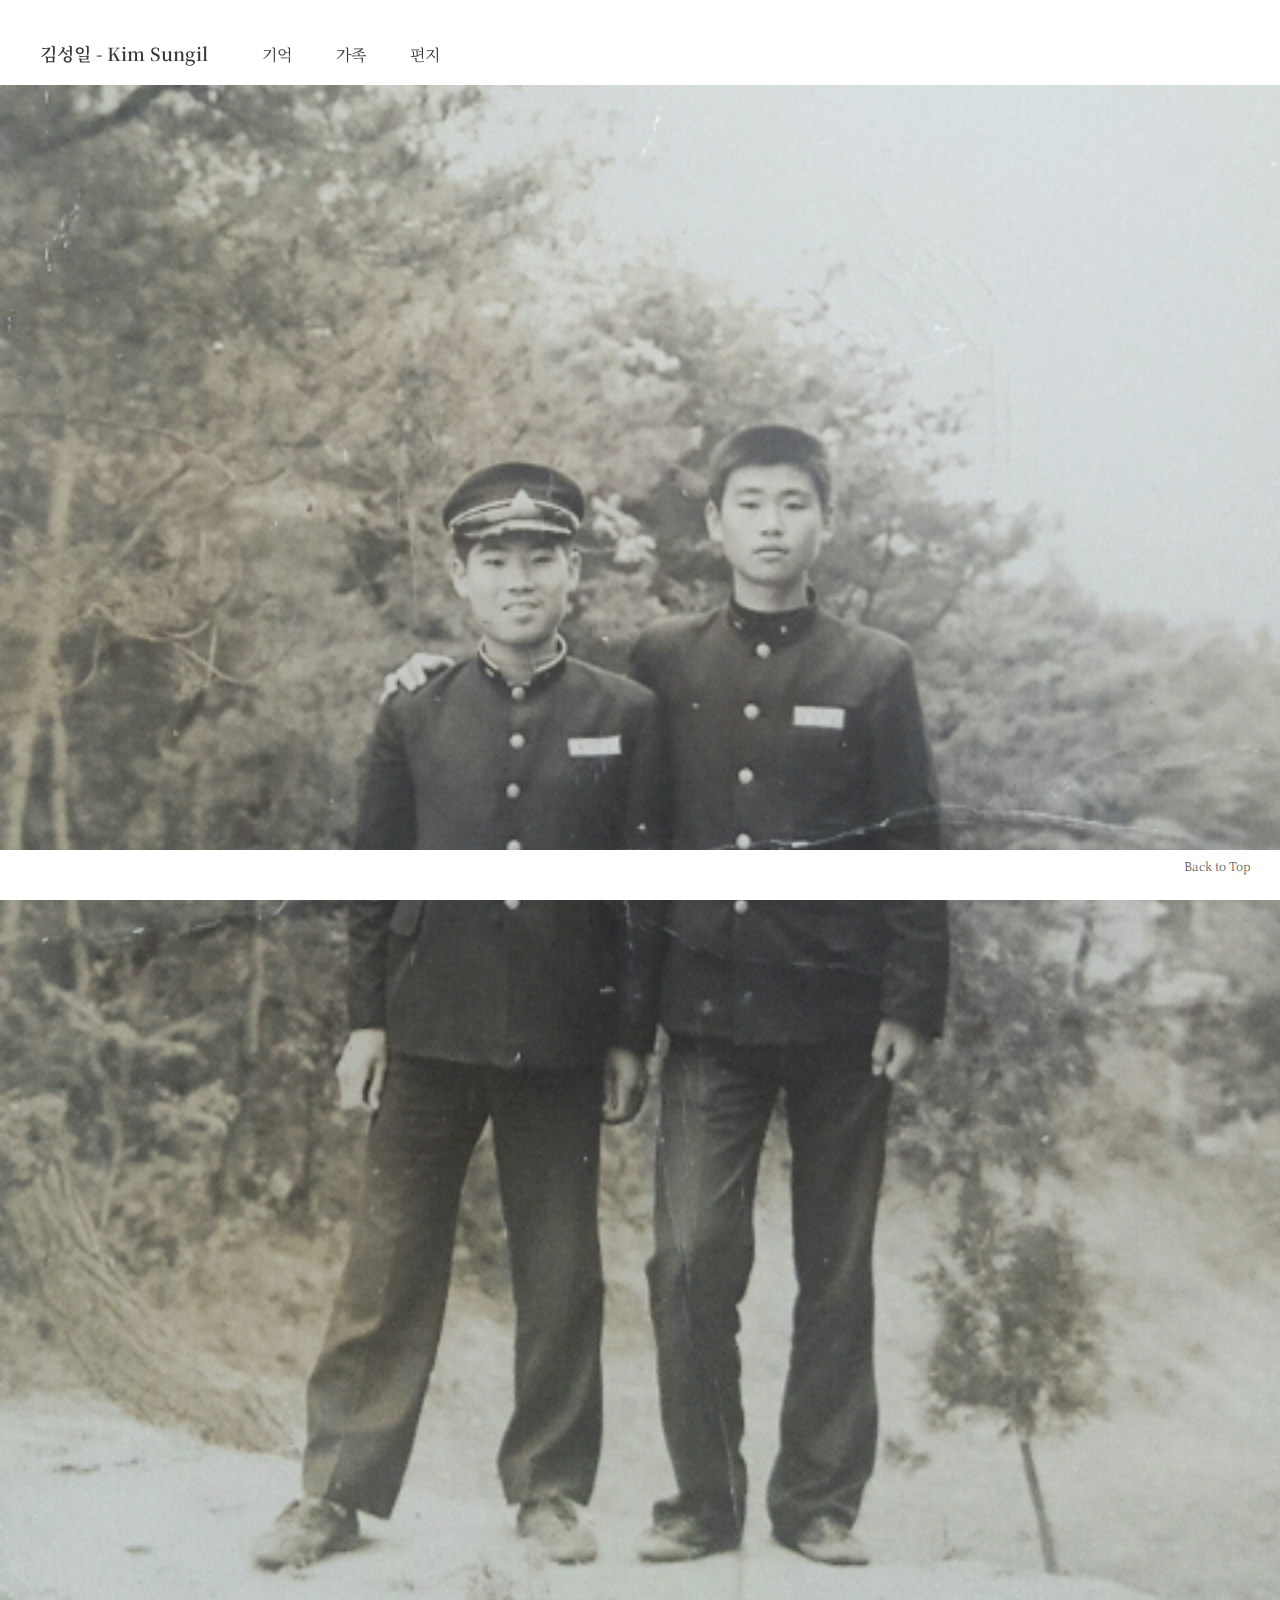
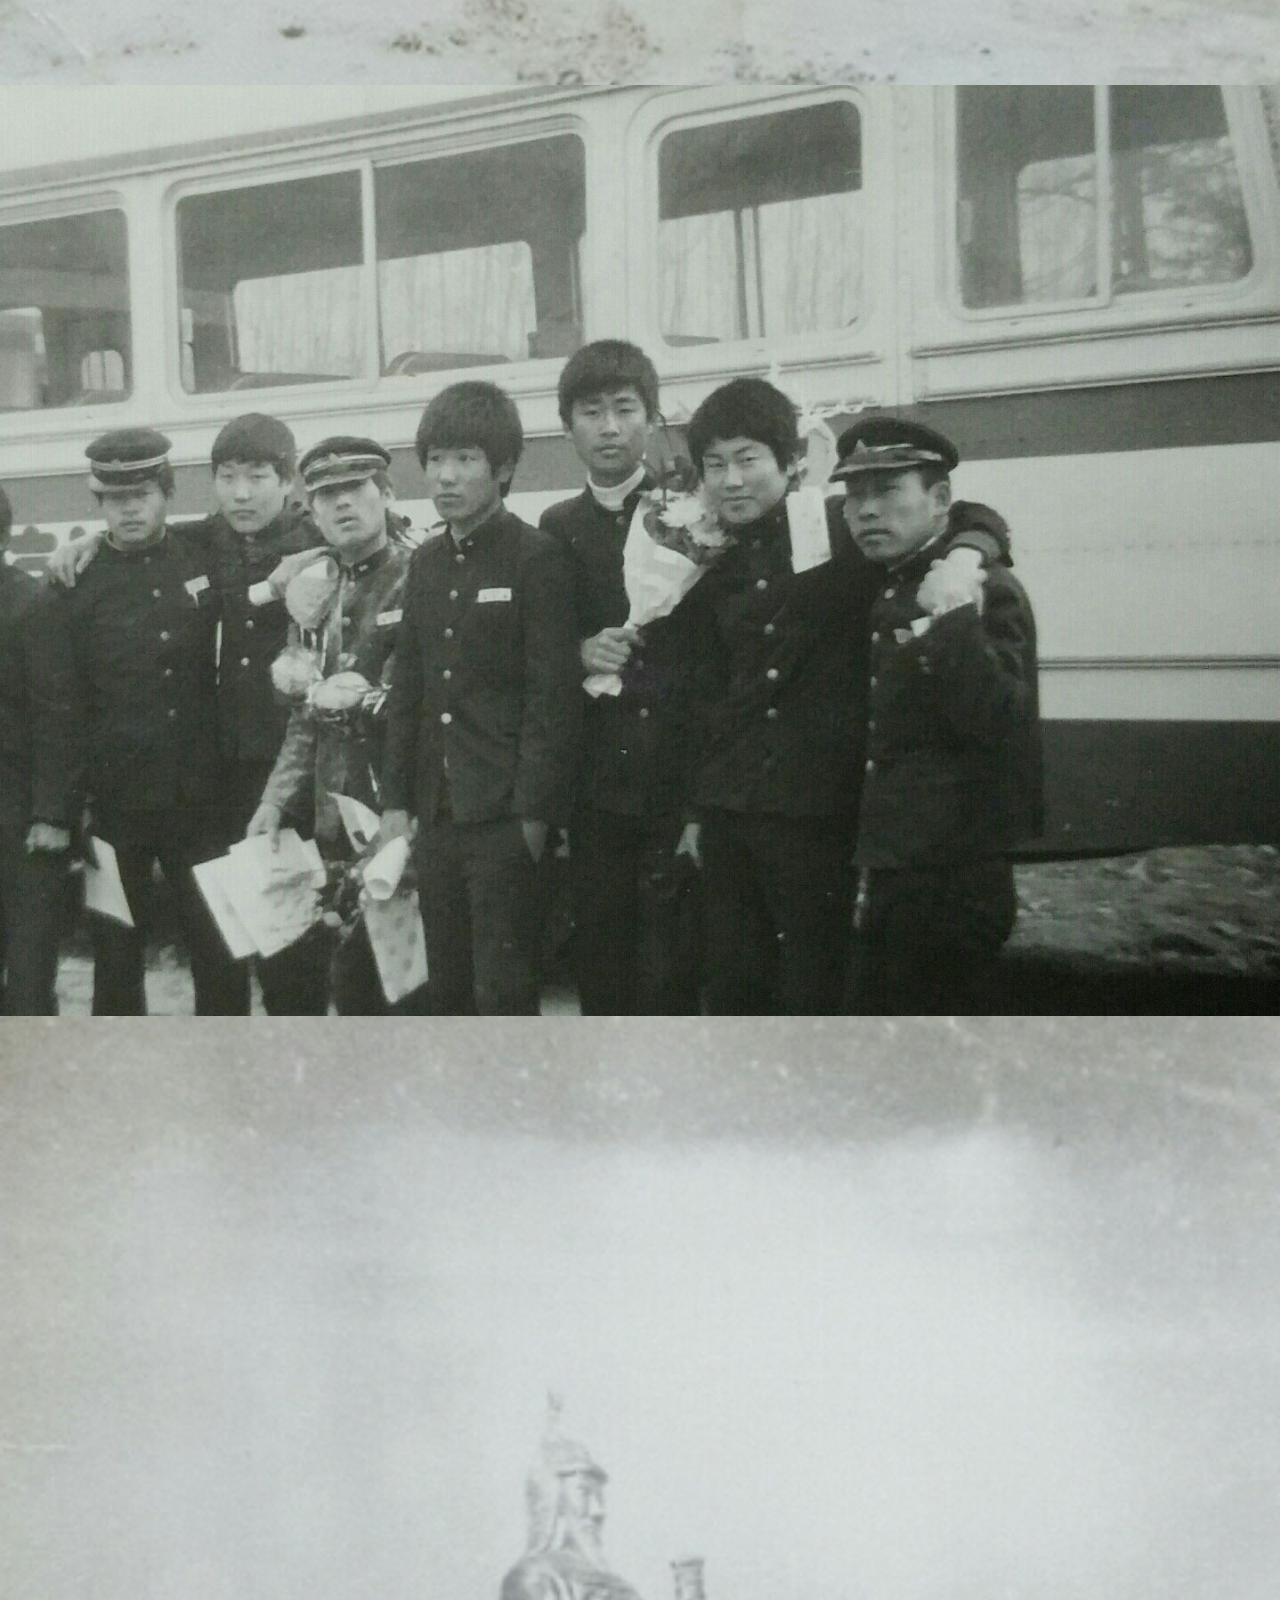
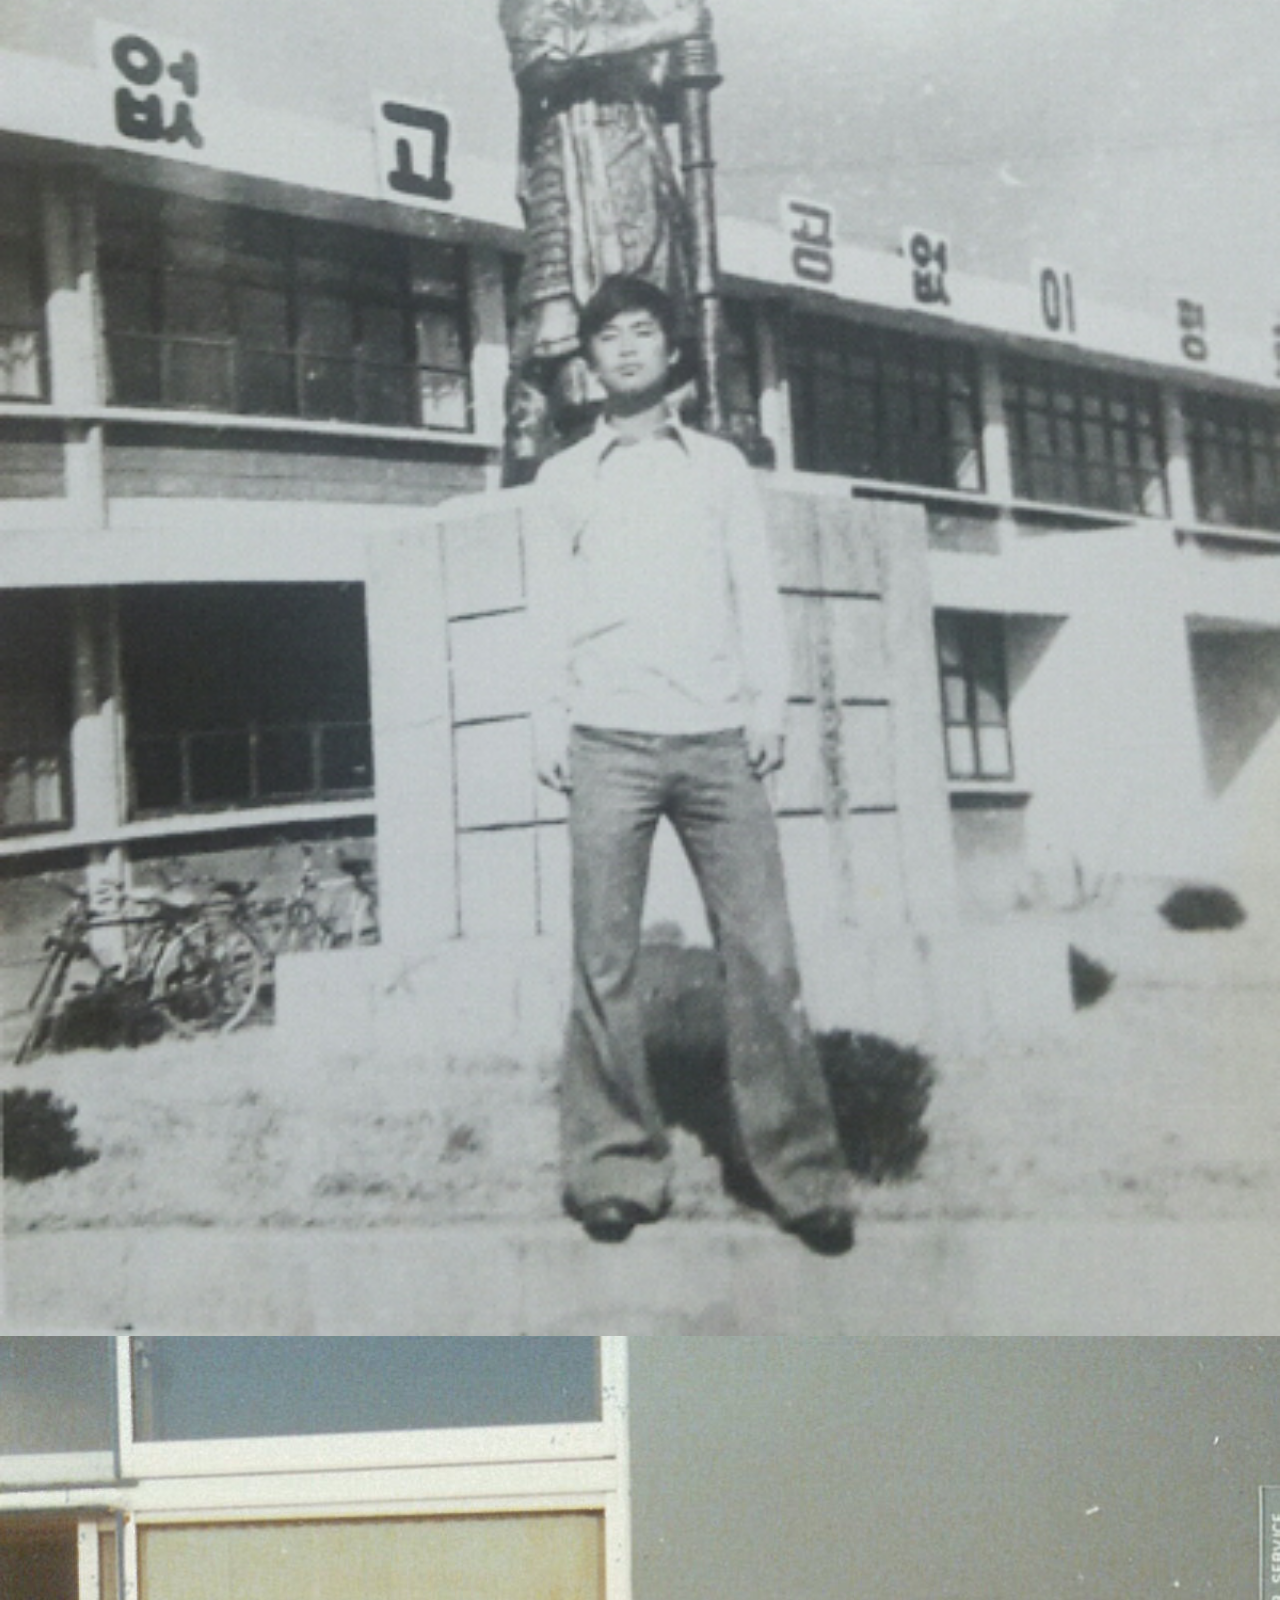
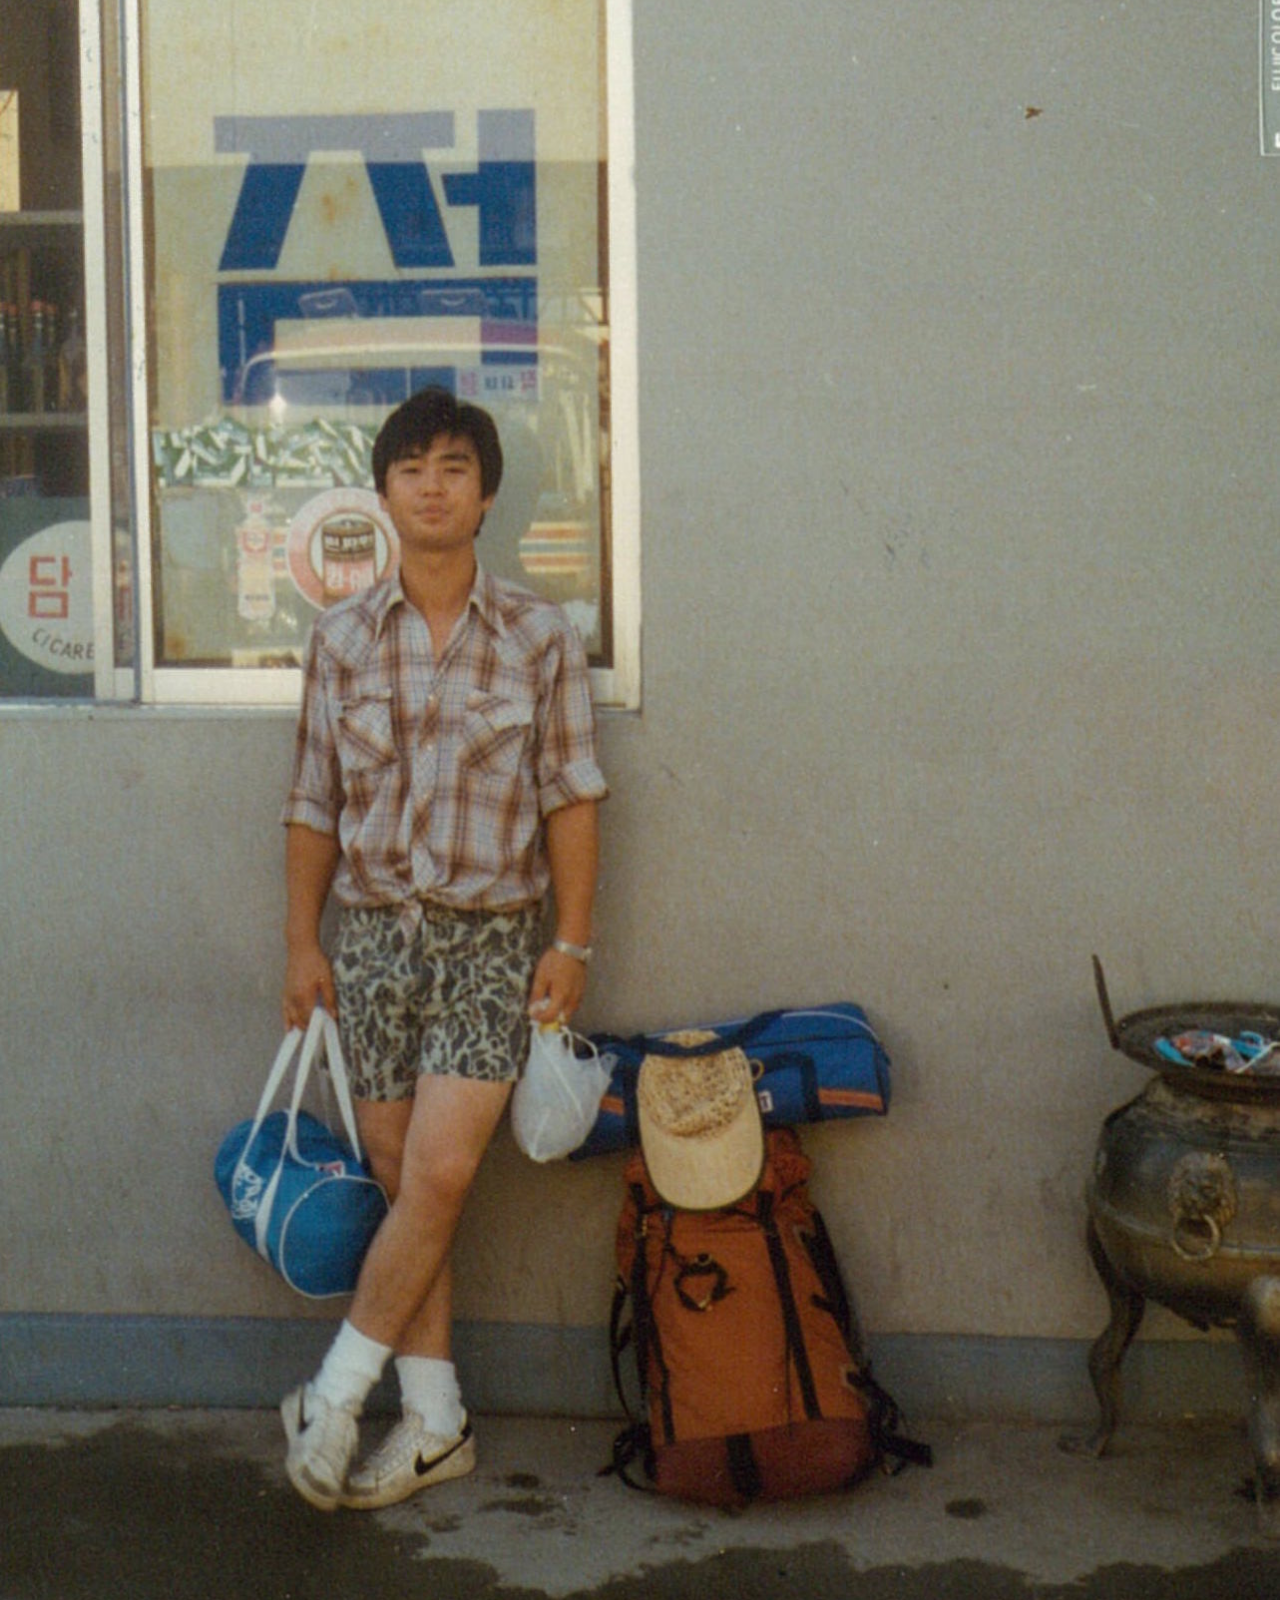
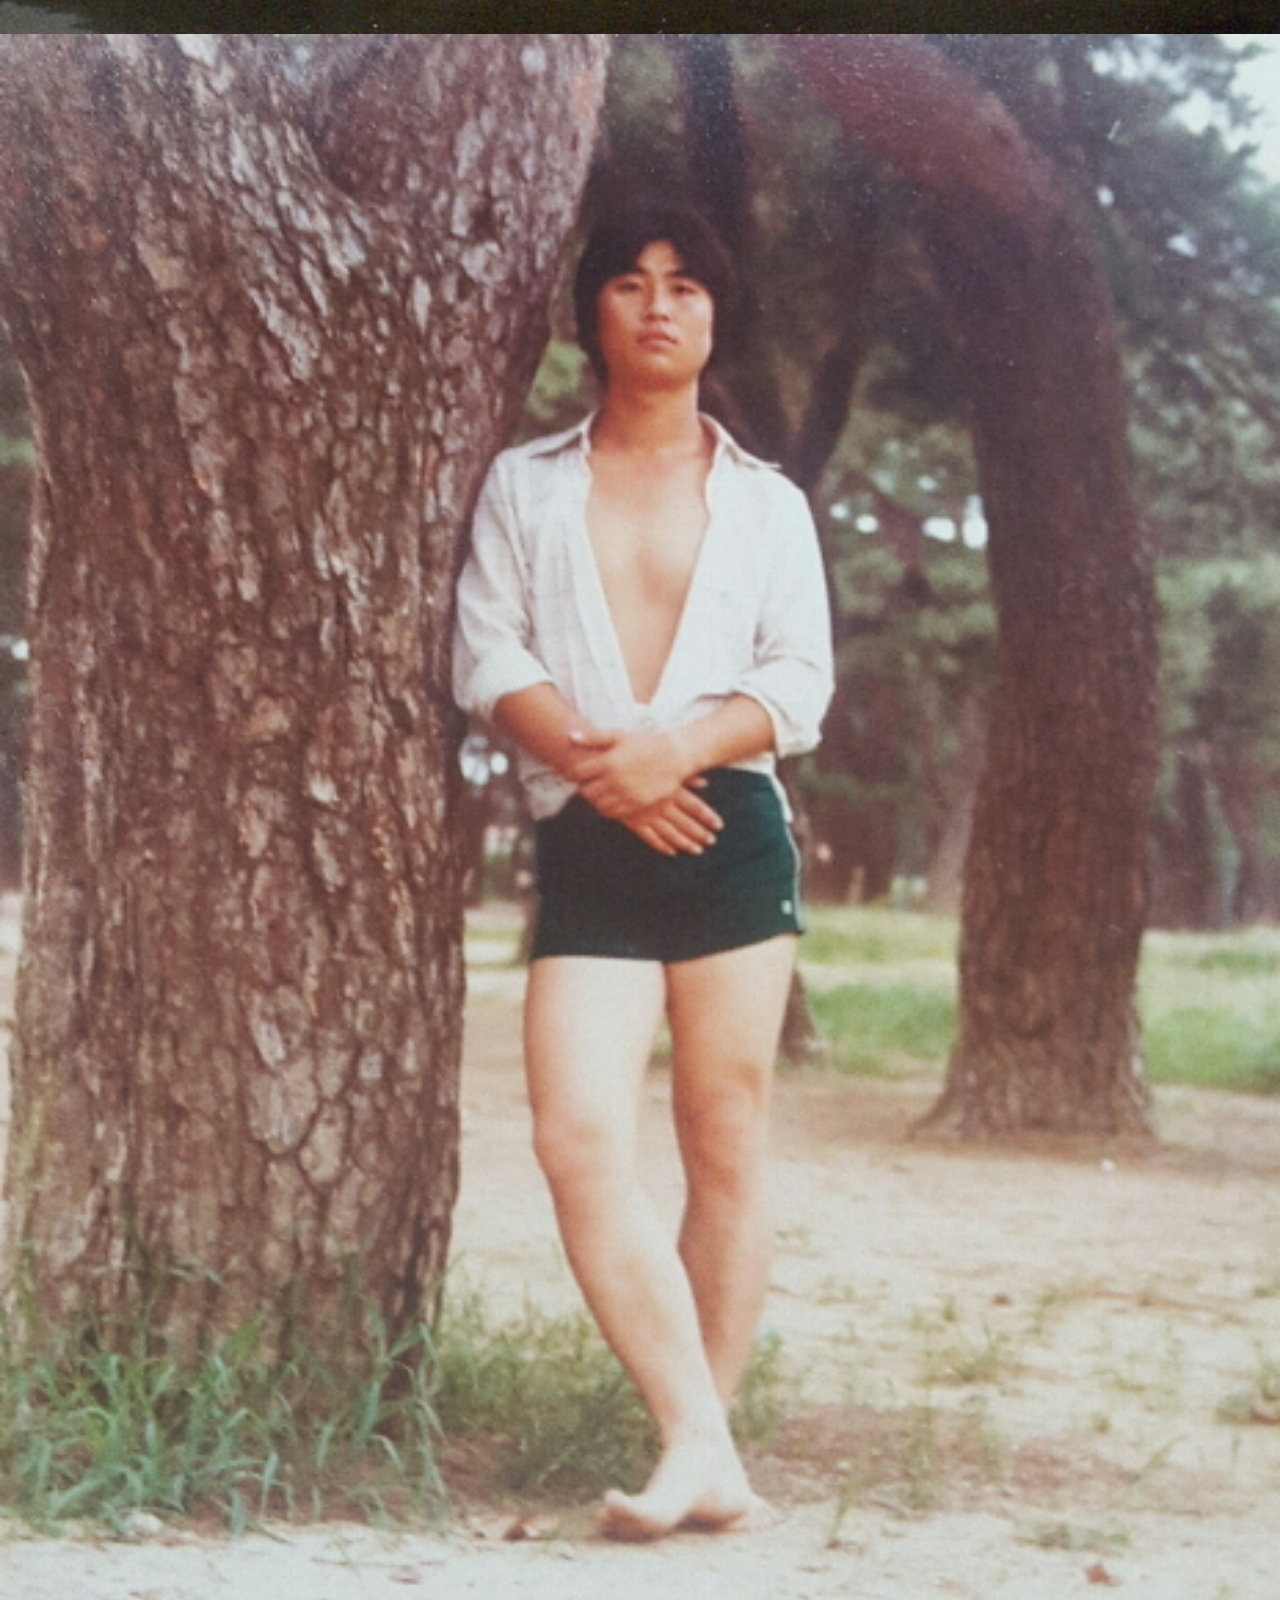
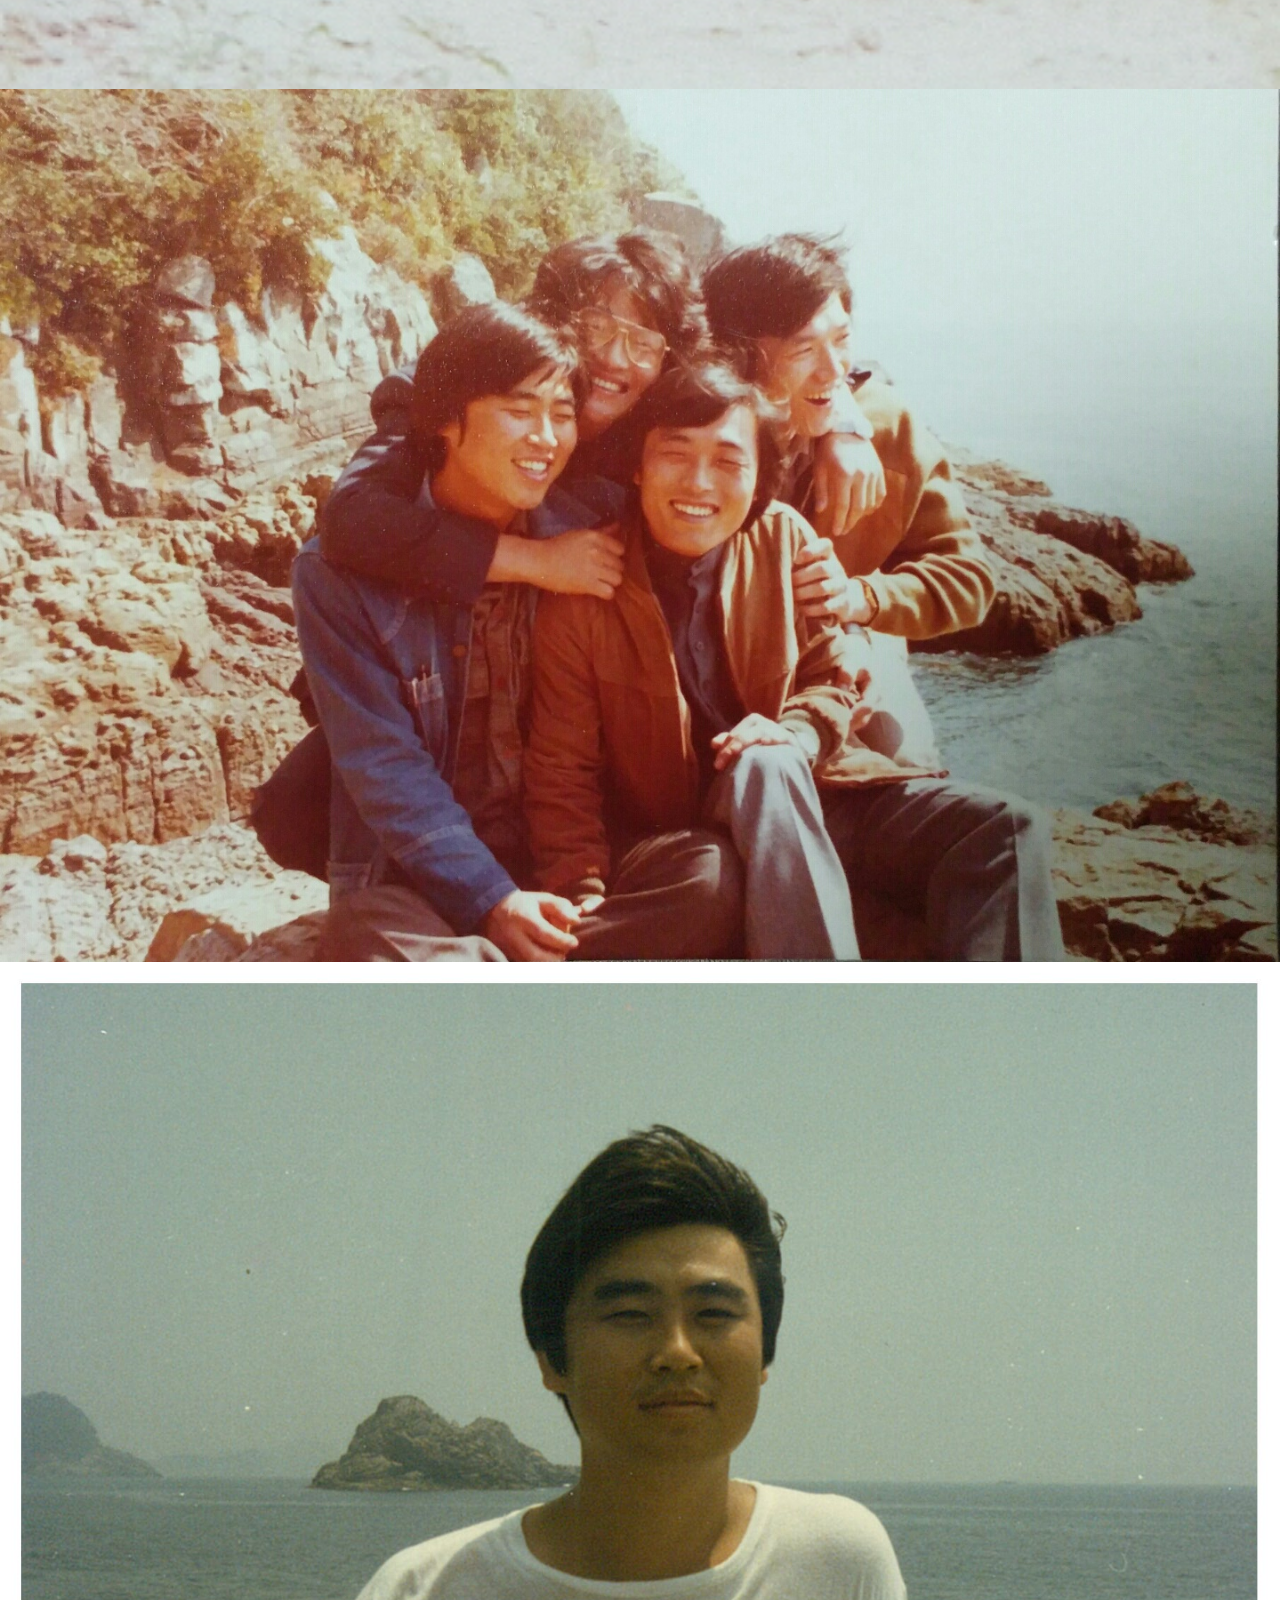
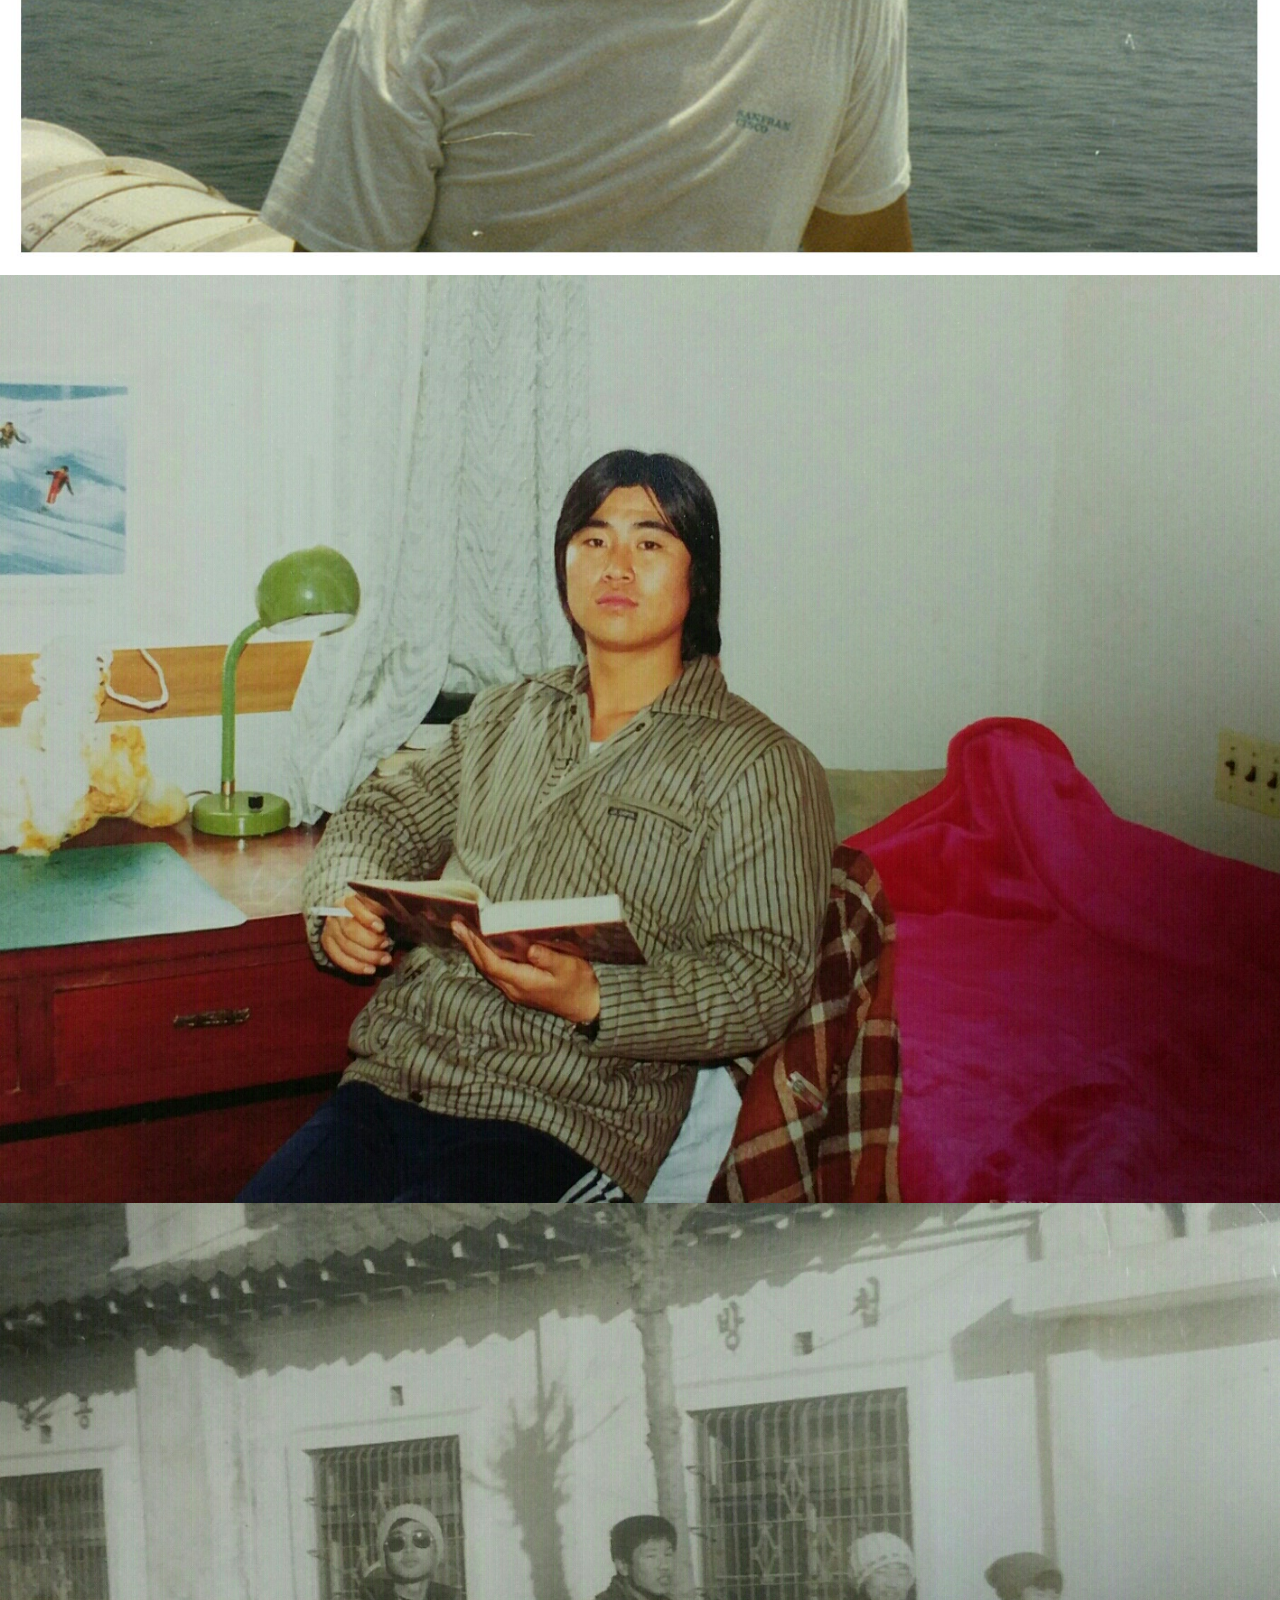
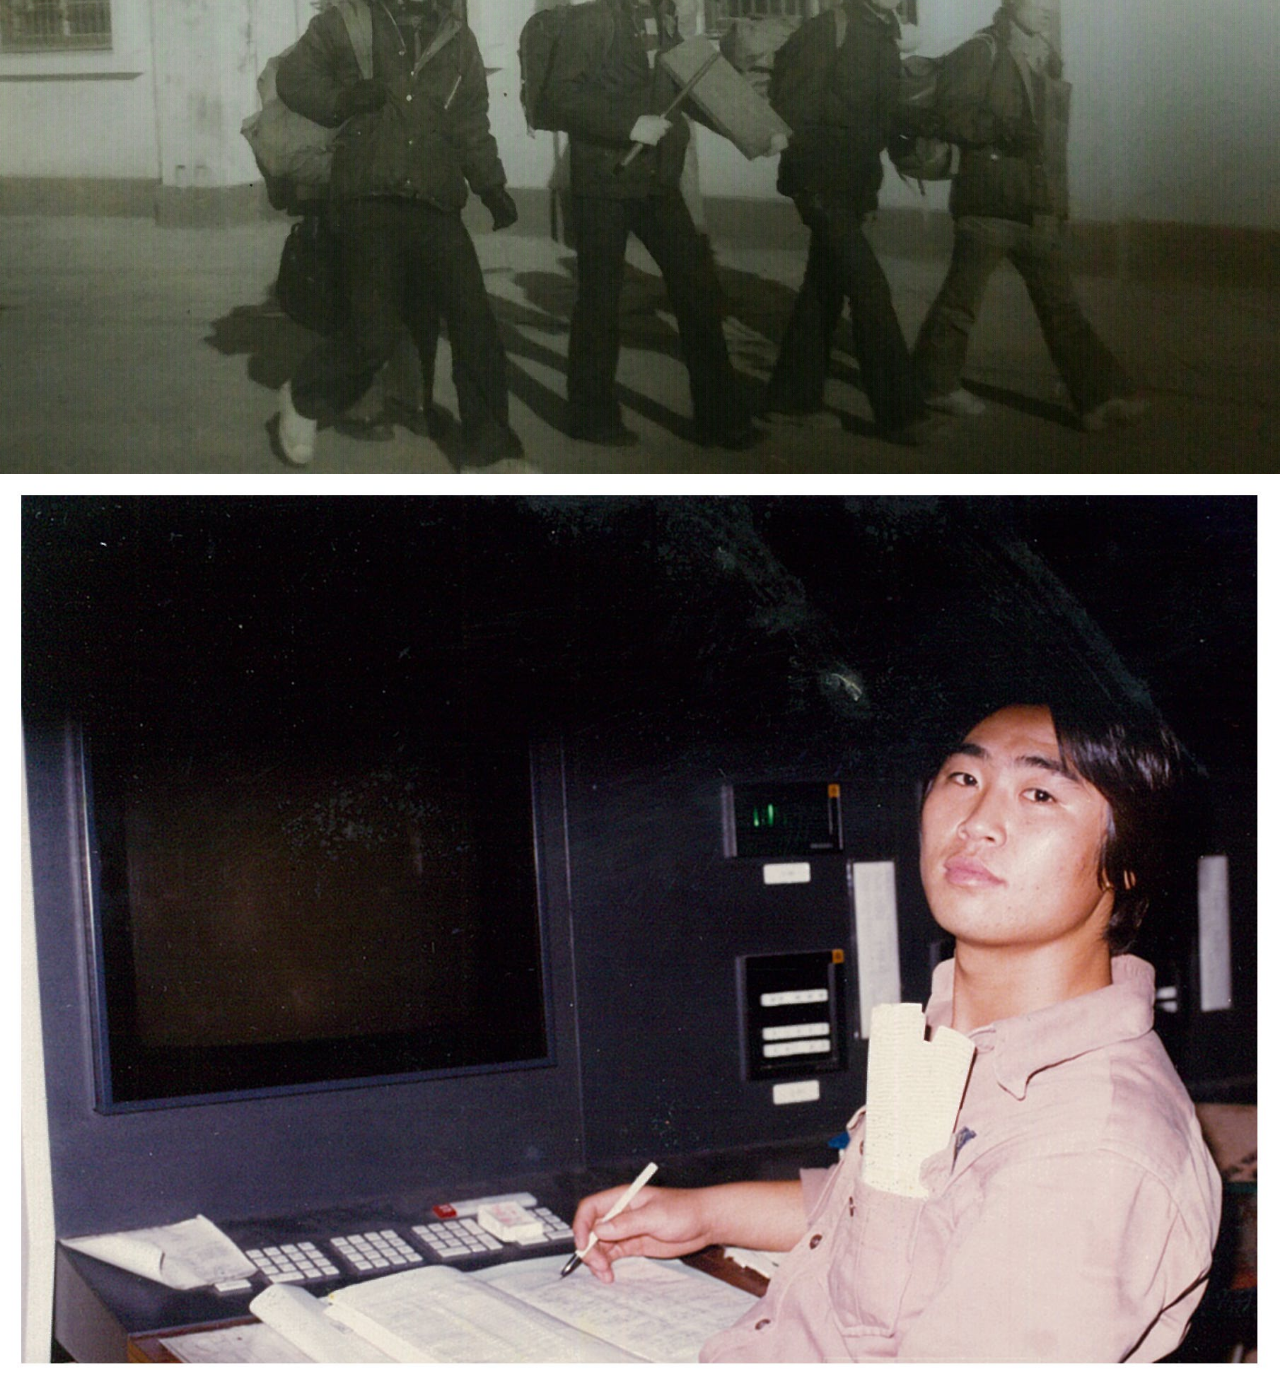
<file: index.html>
<html>
  <head>
    <meta charset="utf-8">
    <title>Kim Sung Il</title>
    <link rel="shortcut icon" href="img/favicon.ico" type="image/x-icon">
    <link rel="stylesheet" href="https://stackpath.bootstrapcdn.com/bootstrap/4.3.1/css/bootstrap.min.css" integrity="sha384-ggOyR0iXCbMQv3Xipma34MD+dH/1fQ784/j6cY/iJTQUOhcWr7x9JvoRxT2MZw1T" crossorigin="anonymous">
    <script src="https://stackpath.bootstrapcdn.com/bootstrap/4.3.1/js/bootstrap.min.js" integrity="sha384-JjSmVgyd0p3pXB1rRibZUAYoIIy6OrQ6VrjIEaFf/nJGzIxFDsf4x0xIM+B07jRM" crossorigin="anonymous"></script>
    <script src="https://code.jquery.com/jquery-3.3.1.slim.min.js" integrity="sha384-q8i/X+965DzO0rT7abK41JStQIAqVgRVzpbzo5smXKp4YfRvH+8abtTE1Pi6jizo" crossorigin="anonymous"></script>
    <script src="https://cdnjs.cloudflare.com/ajax/libs/popper.js/1.14.7/umd/popper.min.js" integrity="sha384-UO2eT0CpHqdSJQ6hJty5KVphtPhzWj9WO1clHTMGa3JDZwrnQq4sF86dIHNDz0W1" crossorigin="anonymous"></script>
    <link href="css/index.css" rel="stylesheet">
    <link href="https://fonts.googleapis.com/css?family=Noto+Serif+KR:200,300,400,600,900" rel="stylesheet">
    <script>
      var isChrome = /Chrome/.test(navigator.userAgent) && /Google Inc/.test(navigator.vendor);
        if(!isChrome){
          $('#iframeAudio').remove()
        }
      else{
         $('#playAudio').remove() //just to make sure that it will not have 2x audio in the background
      }
    </script>
  </head>
  <body>
    <nav>
      <ul>
        <iframe src="TrustingHeartToJesus.mp3" allow="autoplay" style="display:none" id="iframeAudio"></iframe>
        <li><a href="index.html"><div class="title">김성일 - Kim Sungil</div></a></li>
        <li><a href="words.html">기억</a></li>
        <li><a href="family.html">가족</a></li>
        <li><a href="letter.html">편지</a></li>
      </ul>
    </nav>
    <main id="top">
        <div class="page">
          <div class="photo">
            <img src="img/boy3.jpg" alt="home"></br>
            <img src="img/boy7.jpeg" alt="home"></br>
            <img src="img/boy2.jpg" alt="home"></br>
            <img src="img/boy1.jpg" alt="home"></br>
            <img src="img/boy4.jpg" alt="home"></br>
            <img src="img/boy9.jpeg" alt="home"></br>
            <img src="img/boy5.jpg" alt="home"></br>
            <img src="img/boy6.jpeg" alt="home"></br>
            <img src="img/boy8.jpeg" alt="home"></br>
            <img src="img/boy10.jpg" alt="home"></br>
          </div>
          <div class="top"><a href="#top">Back to Top</a></div>
        </div>
    </main>
    <footer>
      Copyright © 2018 Kim
    </footer>
  </body>
</html>
</file>
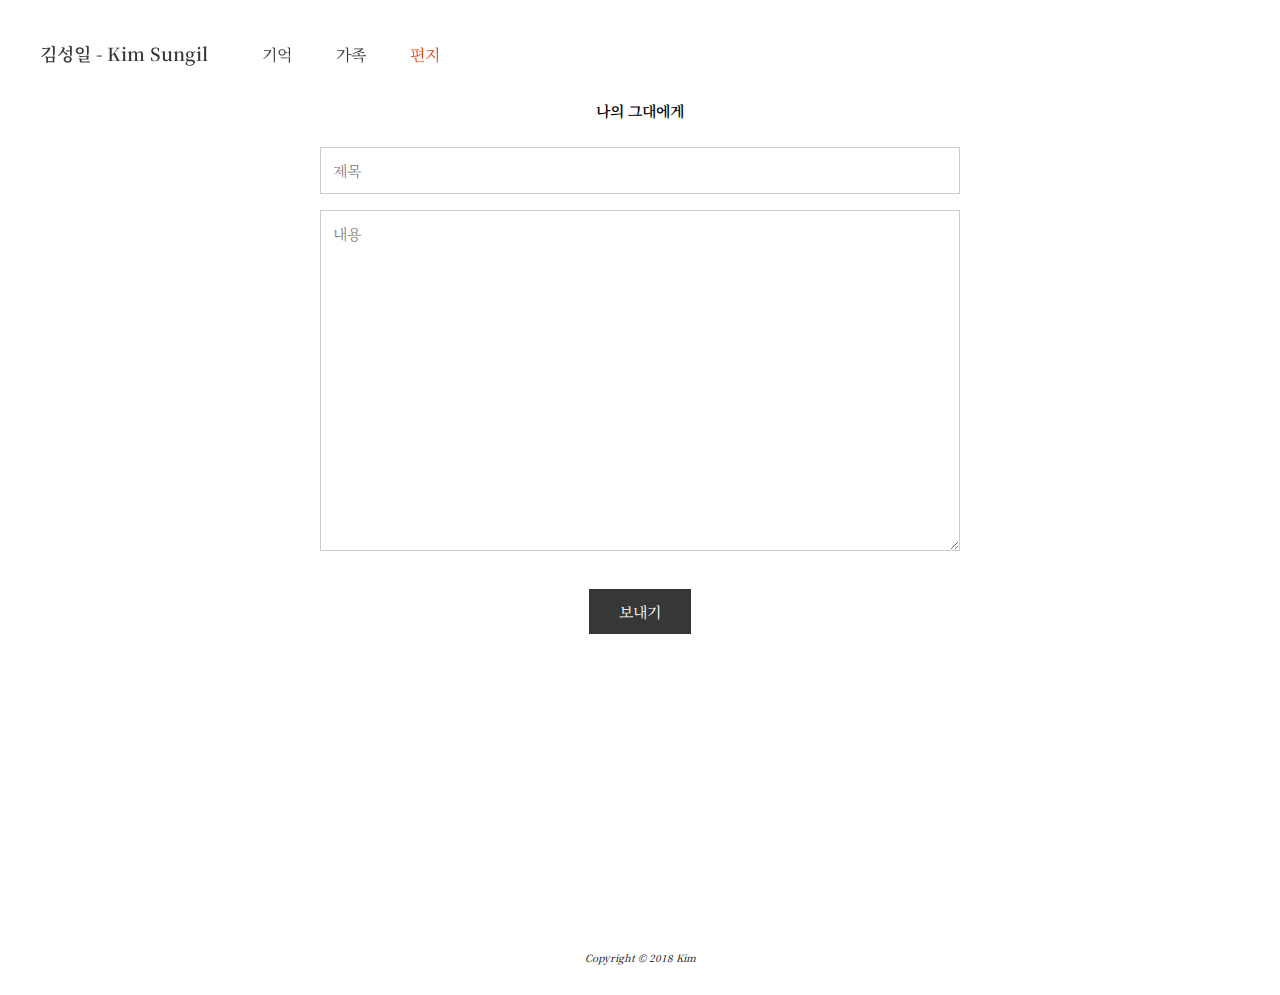
<file: letter.html>
<html>
  <head>
    <meta charset="utf-8">
    <title>Kim Sung Il</title> 
    <link rel="shortcut icon" href="img/favicon.ico" type="image/x-icon">
    <link href="css/index.css" rel="stylesheet">
    <link href="https://fonts.googleapis.com/css?family=Noto+Serif+KR:200,300,400,600,900" rel="stylesheet">
    <script>
      var isChrome = /Chrome/.test(navigator.userAgent) && /Google Inc/.test(navigator.vendor);
        if(!isChrome){
          $('#iframeAudio').remove()
        }
      else{
         $('#playAudio').remove() //just to make sure that it will not have 2x audio in the background
      }
    </script>
  </head>
  <body>
    <nav>
      <ul>
        <iframe src="TrustingHeartToJesus.mp3" allow="autoplay" style="display:none" id="iframeAudio"></iframe>
        <li><a href="index.html"><div class="title">김성일 - Kim Sungil</div></a></li>
        <li><a href="words.html">기억</a></li>
        <li><a href="family.html">가족</a></li>
        <li><a href="letter.html"><span class="orange">편지</span></a></li>
      </ul>
    </nav>
    <main>
      <div id="letters" class="page">
        <div>
          <h2>나의 그대에게</h2>
        </div>
        <div class="contactform">
            <form id="fs-frm" name="simple-contact-form" accept-charset="utf-8" action="https://formspree.io/f/{form_id}" method="post">
                    <input type="text" name="title" id="title" placeholder="제목" required=""></br>
                    <textarea rows="15" name="message" id="message" placeholder="내용" required=""></textarea></br>
                    <input type="hidden" name="_subject" id="email-subject" value="Contact Form Submission"></br>
                <input type="submit" value="보내기">
            </form>
        </div>
      </div>
    </main>
    <footer>
      Copyright © 2018 Kim
    </footer>
  </body>
</html>
</file>
<file: css/index.css>
@charset "utf-8";
html,head,body,div,figure,img,ul,li,a,nav,main,footer,p,h1,h2,h3,table,td,tr{
  margin: 0px;
  padding: 0px;
  background-color: #ffffff;
 }

nav{
  position: fixed; /* Set the navbar to fixed position */
  top: 0; /* Position the navbar at the top of the page */
  width: 100%; /* Full width */
  background-color: transparent;
}

 ul{
   margin-top: 20px;
   list-style-type: none;
   font-family: 'Noto Serif KR', serif;
   font-size: 16px;
   font-weight: 400;
   color: #373737;
   background-color: transparent;
 }

 ul>li{
   display: inline-block;
   padding: 0 20px;
   background-color: transparent;

 }

 ul>li>a{
   text-decoration: none;
   color: #373737;
   background-color: transparent;
 }

 ul>li>a:hover{
   text-decoration: none;
   color: #E64A19;
   background-color: transparent;
 }
 .year{
   padding: 150px 0px 20px 0px;
   font-family: 'Noto Serif KR', serif;
   font-size: 15px;
   font-weight: 200;
   letter-spacing: 3px;
   text-align: center;
 }

 .orange{
   color: #E64A19;
 }

.title{
  font-family: 'Noto Serif KR', serif;
  font-weight: 600;
  font-size: 18px;
  margin: 20px 10px 0px 20px;
  background-color: transparent;
}

h1{
  font-family: 'Noto Serif KR', serif;
  font-weight: 600;
  font-size: 18px;
  margin: 200px 0px 80px 0px;
  background-color: transparent;
  text-align: center;
}

.story{
  text-align: center;
}

.lyrics{
  width: 40%;
  display: inline-block;
  font-family: 'Noto Serif KR', serif;
  font-weight: 200;
  font-size: 12px;
  background-color: transparent;
  text-align: center;
  font-style: italic;
  line-height: 2;
  margin-bottom: 50px;
}

.songname{
  font-family: 'Noto Serif KR', serif;
  font-weight: 200;
  font-size: 12px;
  background-color: transparent;
  text-align: center;
  font-style: italic;
  line-height: 3;
}

h2{
  font-family: 'Noto Serif KR', serif;
  font-weight: 600;
  font-size: 15px;
  margin: 100px 0px 20px 0px;
  background-color: transparent;
  text-align: center;
}

p{
  font-family: 'Noto Serif KR', serif;
  font-weight: 200;
  font-size: 15px;
  line-height: 1.8;
  margin-bottom: 20px;
  background-color: transparent;
  display: inline-block;
  width: 65%;
  text-align: justify;
}

.background{
  float: left;
  margin-top: -150px;
}

.background img{
  width: 100%;
}

#pages{
  float: left;
  overflow-x: scroll;
  width: auto;
      white-space: nowrap;
  }

.page{
   display: inline-block;
   width: 100%;
   height: 100%;
   border: none;
}

table{
  margin-top: 100px;
  font-family: 'Noto Serif KR', serif;
  font-size: 15px;
  font-weight: 200;
  letter-spacing: 3px;
  background-color: transparent;
  text-align: center;
  width: 100%;
}

tr{
  line-height: 35px;
}

td>a{
  color: #373737;
  text-decoration: none;
}

td>a:hover{
  color: #E64A19;
  text-decoration:underline;
}

.photo{
  float: left;
  width: 100%;
  margin-top: 85px;
}

.fam_photo{
  float: left;
  width: 100%;
}

.photo img, .fam_photo img{
  width: 100%;
  text-align: center;
}

.top{
  position: fixed;
  right:0px;
  bottom: 0px;
  width: 100%;
  padding:7px 30px 25px 0px;
  text-align: right;

}

.top a{
  text-decoration: none;
  font-family: 'Noto Serif KR', serif;
  font-size: 12px;
  font-weight: 200;
  color: #373737;
  background-color: #fff;
}

.top a:hover{
  color:#E64A19;
}

form{
  text-align: center;
  margin: auto;
}

input[type=text], textarea {
  display: inline-block;
    width: 50%;
    padding: 12px;
    border: 1px solid #ccc;
    box-sizing: border-box;
    resize:vertical;
    margin-top: 6px; /* Add a top margin */
    margin-bottom: 10px; /* Bottom margin */
    font-family: 'Noto Serif KR', serif;
    font-size: 15px;
    font-weight: 300;
}

input[type=submit] {
    background-color: #373737;
    color: white;
    padding: 12px 30px;
    margin-top: 10px;
    font-family: 'Noto Serif KR',serif;
    font-size: 15px;
    border: none;
    border-radius: 0px;ß
    cursor: pointer;
}

input[type=submit]:hover {
    background-color: #E64A19;
}

footer{
  float: right;
  width: 100%;
  padding: 50px 0px 30px 0px;
  text-align: center;
  font-family: 'Noto Serif KR', serif;
  font-size: 10px;
  font-weight: 400;
  font-style: oblique;
  background-color: transparent;
}

@media only screen and (max-width: 600px) {
  nav{
    position: fixed; /* Set the navbar to fixed position */
    top: 0; /* Position the navbar at the top of the page */
    width: 100%; /* Full width */
    background-color: transparent;
  }

   ul{
     margin-top: 20px;
     list-style-type: none;
     font-family: 'Noto Serif KR', serif;
     font-size: 13px;
     font-weight: 400;
     color: #373737;
     background-color: transparent;
   }

   ul>li{
     display: inline-block;
     padding: 0 15px;
     background-color: transparent;

   }

   ul>li>a{
     text-decoration: none;
     color: #373737;
     background-color: transparent;
   }

   ul>li>a:hover{
     text-decoration: none;
     color: #E64A19;
     background-color: transparent;
   }

   table{
     padding: 15px 20px 0px 20px;
     font-family: 'Noto Serif KR', serif;
     font-size: 10px;
     font-weight: 200;
     letter-spacing: 3px;
     background-color: transparent;
     text-align: center;
     width: 100%;
   }

   tr{
     line-height: 30px;
   }

   td>a{
     color: #373737;
     text-decoration: none;
   }

   td>a:hover{
     color: #E64A19;
     text-decoration:underline;
   }

   form{
     text-align: center;
     margin: auto;
   }

   input[type=text], textarea {
     display: inline-block;
       width: 75%;
       padding: 12px;
       border: 1px solid #ccc;
       box-sizing: border-box;
       resize:vertical;
       margin-top: 6px; /* Add a top margin */
       margin-bottom: 10px; /* Bottom margin */
       font-family: 'Noto Serif KR', serif;
       font-size: 15px;
       font-weight: 300;
   }

   input[type=submit] {
       background-color: #373737;
       color: white;
       padding: 12px 30px;
       margin-top: 10px;
       font-family: 'Noto Serif KR',serif;
       font-size: 15px;
       border: none;
       border-radius: 0px;ß
       cursor: pointer;
   }

   input[type=submit]:hover {
       background-color: #E64A19;
   }
}
</file>
